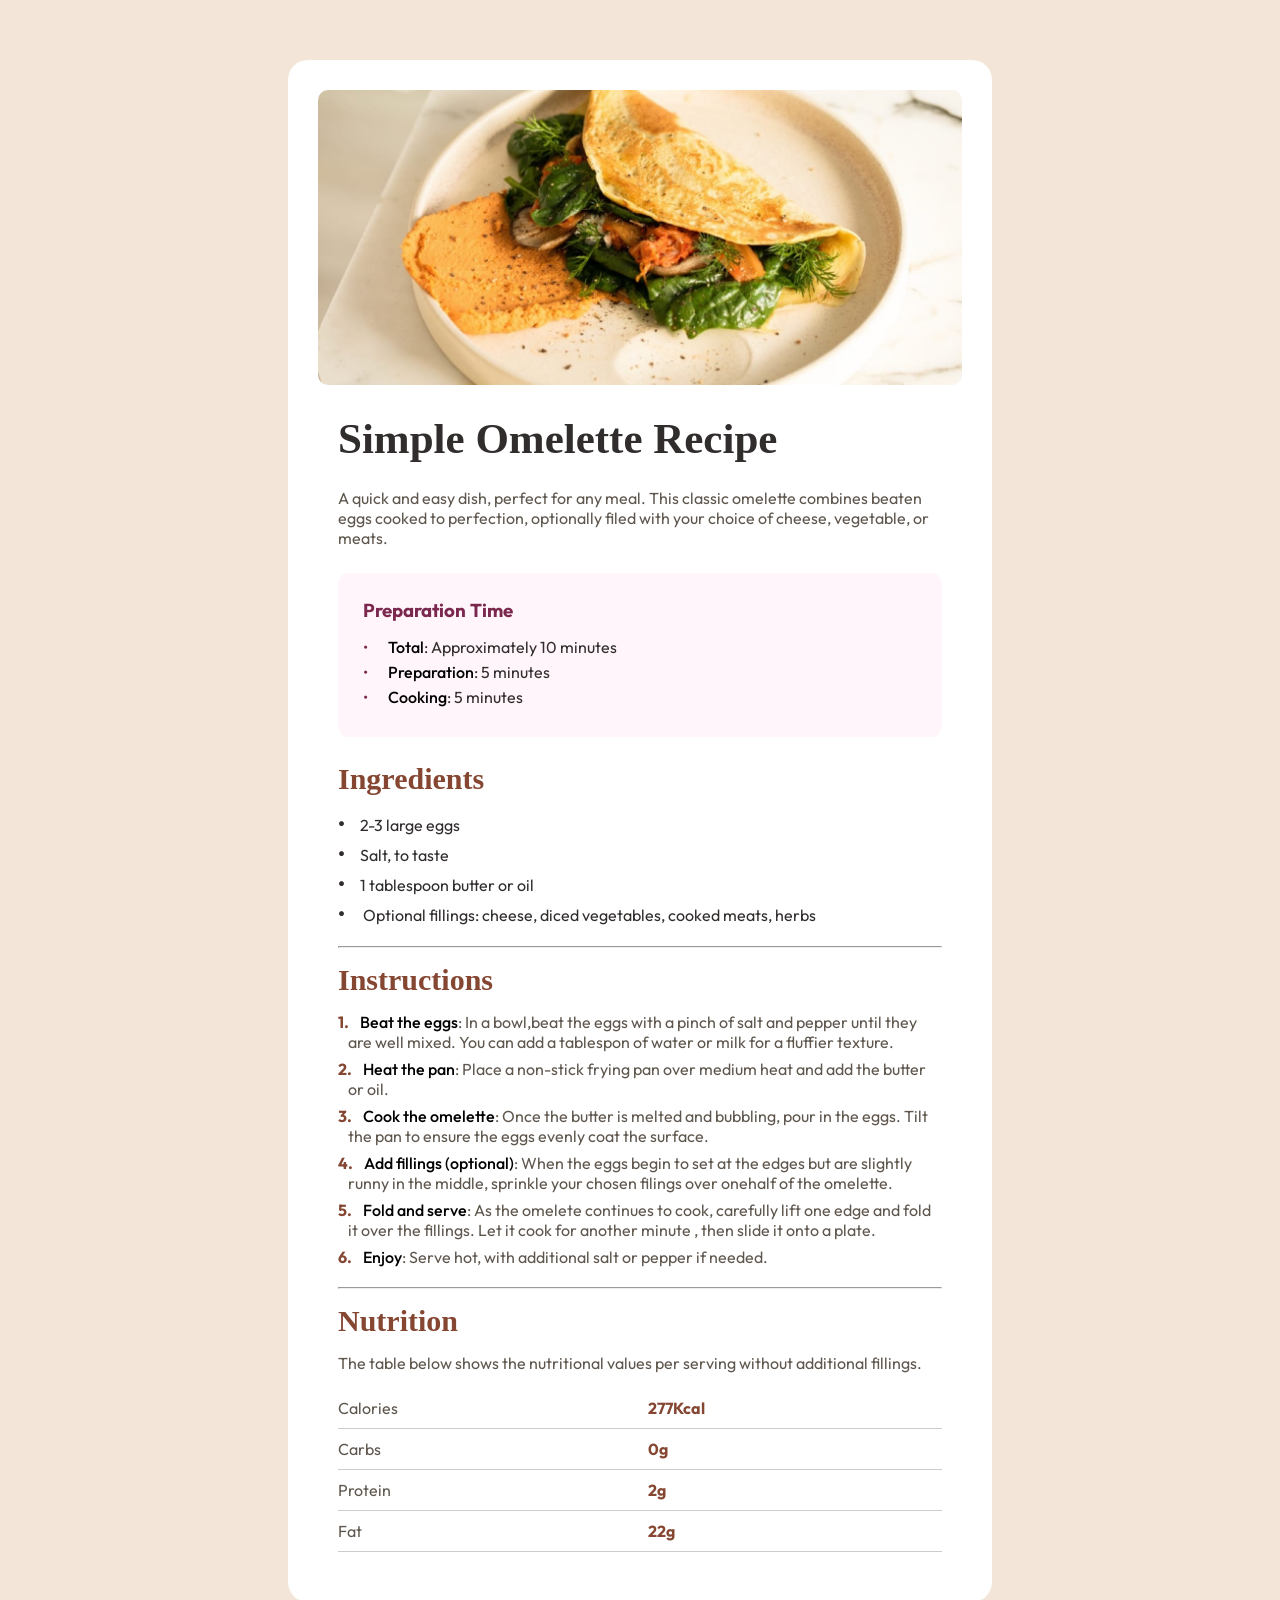
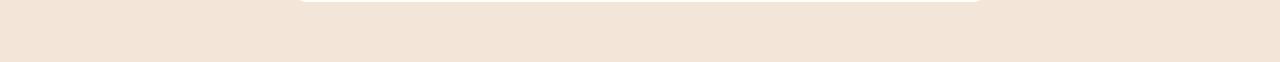
<file: index.html>
<!doctype html>
<html lang="en">
  <head>
    <meta charset="UTF-8" />
    <meta name="viewport" content="width=device-width, initial-scale=1.0" />
    <link rel="stylesheet" href="css/recipe-page.css" />
    <link rel="preconnect" href="https://fonts.googleapis.com" />
    <link rel="preconnect" href="https://fonts.gstatic.com" crossorigin />
    <link
      href="https://fonts.googleapis.com/css2?family=Poppins:ital,wght@0,100;0,200;0,300;0,400;0,500;0,600;0,700;0,800;0,900;1,100;1,200;1,300;1,400;1,500;1,600;1,700;1,800;1,900&family=Young+Serif&display=swap"
      rel="stylesheet"
    />
    <link rel="preconnect" href="https://fonts.googleapis.com" />
    <link rel="preconnect" href="https://fonts.gstatic.com" crossorigin />
    <link
      href="https://fonts.googleapis.com/css2?family=Outfit:wght@100..900&family=Poppins:ital,wght@0,100;0,200;0,300;0,400;0,500;0,600;0,700;0,800;0,900;1,100;1,200;1,300;1,400;1,500;1,600;1,700;1,800;1,900&family=Young+Serif&display=swap"
      rel="stylesheet"
    />
    <title>Recipe Page</title>
  </head>
  <body>
    <div class="recipe-card">
      <img src="assets\image-omelette.jpeg" alt="Omelette" />
      <div class="overall-text">
        <h1>Simple Omelette Recipe</h1>
        <p>
          A quick and easy dish, perfect for any meal. This classic omelette
          combines beaten eggs cooked to perfection, optionally filed with your
          choice of cheese, vegetable, or meats.
        </p>

        <div class="preparation-card">
          <h3>Preparation Time</h3>
          <ul>
            <li><span class="label">Total</span>: Approximately 10 minutes</li>
            <li><span class="label">Preparation</span>: 5 minutes</li>
            <li><span class="label">Cooking</span>: 5 minutes</li>
          </ul>
        </div>

        <div class="ingredient-card">
          <h2>Ingredients</h2>
          <ul>
            <li>2-3 large eggs</li>
            <li>Salt, to taste</li>
            <li>1 tablespoon butter or oil</li>
            <li>
              Optional fillings: cheese, diced vegetables, cooked meats, herbs
            </li>
          </ul>
        </div>

        <hr />

        <div class="instructions-card">
          <h2>Instructions</h2>
          <ol>
            <li>
              <span class="label">Beat the eggs</span>: In a bowl,beat the eggs
              with a pinch of salt and pepper until they are well mixed. You can
              add a tablespon of water or milk for a fluffier texture.
            </li>
            <li>
              <span class="label">Heat the pan</span>: Place a non-stick frying
              pan over medium heat and add the butter or oil.
            </li>
            <li>
              <span class="label">Cook the omelette</span>: Once the butter is
              melted and bubbling, pour in the eggs. Tilt the pan to ensure the
              eggs evenly coat the surface.
            </li>
            <li>
              <span class="label">Add fillings (optional)</span>: When the eggs
              begin to set at the edges but are slightly runny in the middle,
              sprinkle your chosen filings over onehalf of the omelette.
            </li>
            <li>
              <span class="label">Fold and serve</span>: As the omelete
              continues to cook, carefully lift one edge and fold it over the
              fillings. Let it cook for another minute , then slide it onto a
              plate.
            </li>
            <li>
              <span class="label">Enjoy</span>: Serve hot, with additional salt
              or pepper if needed.
            </li>
          </ol>
        </div>
        <hr />

        <div class="nutrition-card">
          <h2>Nutrition</h2>
          <p>
            The table below shows the nutritional values per serving without
            additional fillings.
          </p>
          <table>
            <tr>
              <td>Calories</td>
              <td class="value">277Kcal</td>
            </tr>
            <tr>
              <td>Carbs</td>
              <td class="value">0g</td>
            </tr>
            <tr>
              <td>Protein</td>
              <td class="value">2g</td>
            </tr>
            <tr>
              <td>Fat</td>
              <td class="value">22g</td>
            </tr>
          </table>
        </div>
      </div>
    </div>
  </body>
</html>
</file>
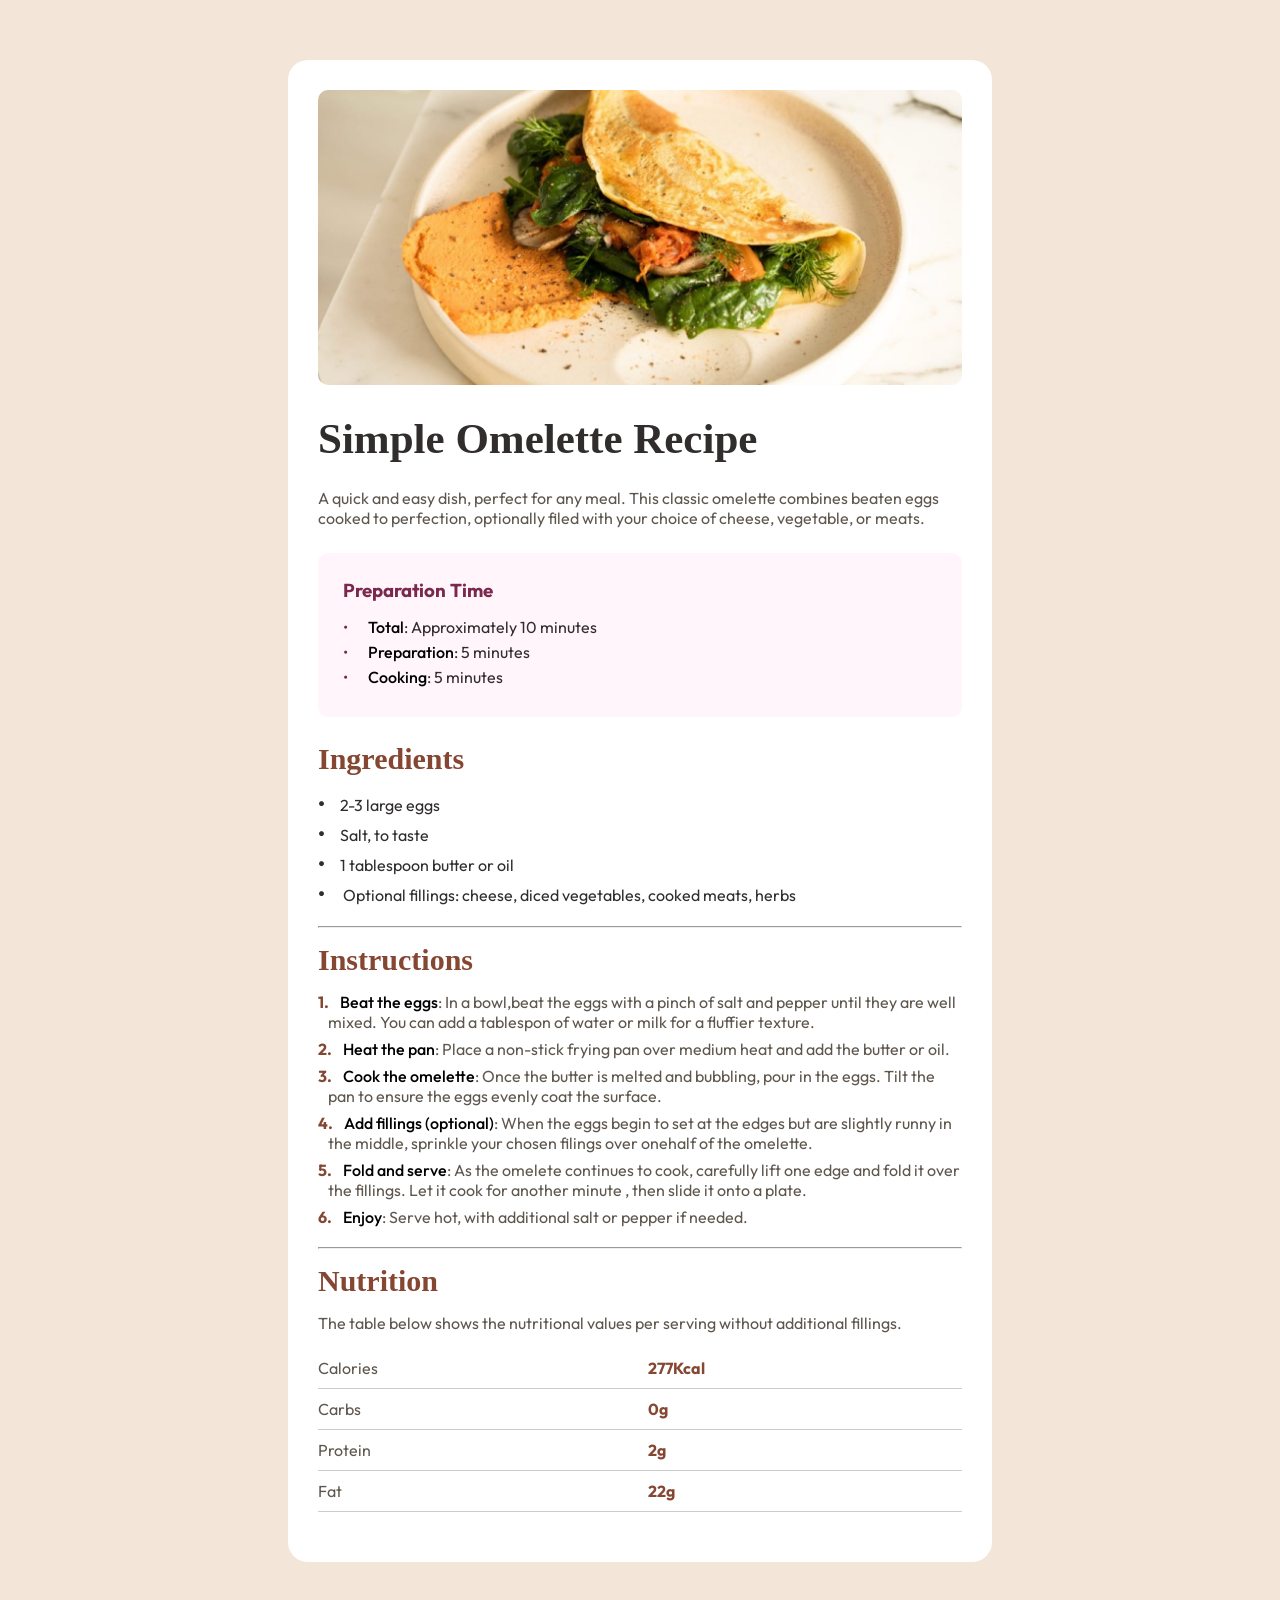
<file: recipe-page.html>
<!doctype html>
<html lang="en">
  <head>
    <meta charset="UTF-8" />
    <meta name="viewport" content="width=device-width, initial-scale=1.0" />
    <link rel="stylesheet" href="css/recipe-page.css" />
    <link rel="preconnect" href="https://fonts.googleapis.com" />
    <link rel="preconnect" href="https://fonts.gstatic.com" crossorigin />
    <link
      href="https://fonts.googleapis.com/css2?family=Poppins:ital,wght@0,100;0,200;0,300;0,400;0,500;0,600;0,700;0,800;0,900;1,100;1,200;1,300;1,400;1,500;1,600;1,700;1,800;1,900&family=Young+Serif&display=swap"
      rel="stylesheet"
    />
    <link rel="preconnect" href="https://fonts.googleapis.com" />
    <link rel="preconnect" href="https://fonts.gstatic.com" crossorigin />
    <link
      href="https://fonts.googleapis.com/css2?family=Outfit:wght@100..900&family=Poppins:ital,wght@0,100;0,200;0,300;0,400;0,500;0,600;0,700;0,800;0,900;1,100;1,200;1,300;1,400;1,500;1,600;1,700;1,800;1,900&family=Young+Serif&display=swap"
      rel="stylesheet"
    />

    <title>Recipe Page</title>
  </head>
  <body>
    <div class="recipe-card">
      <img src="assets\image-omelette.jpeg" alt="Omelette" />

      <h1>Simple Omelette Recipe</h1>
      <p>
        A quick and easy dish, perfect for any meal. This classic omelette
        combines beaten eggs cooked to perfection, optionally filed with your
        choice of cheese, vegetable, or meats.
      </p>

      <div class="preparation-card">
        <h3>Preparation Time</h3>
        <ul>
          <li><span class="label">Total</span>: Approximately 10 minutes</li>
          <li><span class="label">Preparation</span>: 5 minutes</li>
          <li><span class="label">Cooking</span>: 5 minutes</li>
        </ul>
      </div>

      <div class="ingredient-card">
        <h2>Ingredients</h2>
        <ul>
          <li>2-3 large eggs</li>
          <li>Salt, to taste</li>
          <li>1 tablespoon butter or oil</li>
          <li>
            Optional fillings: cheese, diced vegetables, cooked meats, herbs
          </li>
        </ul>
      </div>

      <hr />

      <div class="instructions-card">
        <h2>Instructions</h2>
        <ol>
          <li>
            <span class="label">Beat the eggs</span>: In a bowl,beat the eggs with a pinch of
            salt and pepper until they are well mixed. You can add a tablespon
            of water or milk for a fluffier texture.
          </li>
          <li>
            <span class="label">Heat the pan</span>: Place a non-stick frying pan over medium
            heat and add the butter or oil.
          </li>
          <li>
            <span class="label">Cook the omelette</span>: Once the butter is melted and
            bubbling, pour in the eggs. Tilt the pan to ensure the eggs evenly
            coat the surface.
          </li>
          <li>
            <span class="label">Add fillings (optional)</span>: When the eggs begin to set at
            the edges but are slightly runny in the middle, sprinkle your chosen
            filings over onehalf of the omelette.
          </li>
          <li>
            <span class="label">Fold and serve</span>: As the omelete continues to cook,
            carefully lift one edge and fold it over the fillings. Let it cook
            for another minute , then slide it onto a plate.
          </li>
          <li>
            <span class="label">Enjoy</span>: Serve hot, with additional salt or pepper if
            needed.
          </li>
        </ol>
      </div>
      <hr />

      <div class="nutrition-card">
        <h2>Nutrition</h2>
        <p>
          The table below shows the nutritional values per serving without
          additional fillings.
        </p>
        <table>
          <tr>
            <td>Calories</td>
            <td class="value">277Kcal</td>
          </tr>
          <tr>
            <td>Carbs</td>
            <td class="value">0g</td>
          </tr>
          <tr>
            <td>Protein</td>
            <td class="value">2g</td>
          </tr>
          <tr>
            <td>Fat</td>
            <td class="value">22g</td>
          </tr>
        </table>
      </div>
    </div>
  </body>
</html>
</file>
<file: css/recipe-page.css>
* {
  margin: 0%;
  padding: 0%;
  box-sizing: border-box;
}

body {
  background-color: hsl(30, 54%, 90%);
  font-family: "outfit", sans-serif;
  color: hsl(30, 10%, 34%);
}

.recipe-card {
  background-color: white;
  width: 55%;
  border-radius: 20px;
  padding: 30px;
  margin: 60px auto;
}

img {
  width: 100%;
  border-radius: 10px;
}

h1 {
  font-family: "young-serif", serif;
  color: hsl(24, 5%, 18%);
  margin: 25px 0;
  font-size: 43px;
}


.preparation-card {
    width: 100%;
    padding: 25px;
    border-radius: 10px;
    background-color: hsl(330, 100%, 98%);
    margin: 25px 0;
}

h3 {
    color: hsl(332, 51%, 32%);
    margin-bottom: 15px;
}

.label {
    font-weight: 500;
    color: black;
}

.preparation-card ul {
    list-style: none;
}

.preparation-card li::before {
    content: "•";
    color: hsl(332, 51%, 32%);
    padding-right: 20px;
}

.preparation-card li {
color: hsl(24, 5%, 18%);
margin-bottom: 5px;
}

.overall-text {
  margin-left: 20px;
  margin-right: 20px;
}

h2 {
  font-family: "young-serif", serif;
  font-size: 30px;
  text-decoration: solid;
  color: hsl(14, 45%, 36%);
  margin: 15px 0;
}

.ingredient-card ul {
    list-style: none;
    margin-bottom: 20px;
}

.ingredient-card li::before {
    content: "•";
    color: hsl(14, 45%, 36%));
    font-size: 20px;
    font-weight: bold;
    margin-right: 15px;
}

.ingredient-card li {
color: hsl(24, 5%, 18%);
margin-bottom: 5px;
}

.instructions-card ol {
    list-style: none;
   counter-reset: my-counter;
    padding-left: 0;
    margin-bottom: 8px;
    margin-bottom: 20px;  
}

.instructions-card ol li::before {
    counter-increment: my-counter;
    content: counter(my-counter) ".";
    color: hsl(14, 45%, 36%);
    font-weight: bold;
    margin-right: 8px;
}

.instructions-card ol li {
  padding-left: 10px;
  margin-bottom: 7px;
   text-indent: -10px;
}

.nutrition-card p {
    margin-bottom: 15px;
}

table {
    width: 100%;
    border-collapse: collapse;
    margin-bottom: 20px;
}

td {
    padding: 10px 0;
    border-bottom: 1px solid rgba(0, 0, 0, 0.2);
}

.value {
    color: hsl(14, 45%, 36%);
    font-weight: bold;
}

@media (max-width: 430px) {

  body {
    background: none;
    width: 100%;
  }

 .recipe-card {
    width: 100%;
    border-radius: 0;
    padding: 0px;
    margin: 0 auto;
  }

  img {
    border-radius: 0;
    width: 100%;
  }

  h1 {
    font-size: 26px;
    margin: 20px 0;
  }

  h2 {
    font-size: 20px;
  }

  .overall-text {
    margin-left: 30px;
    margin-right: 30px;
    margin-bottom: 20px;
  }
}
</file>
